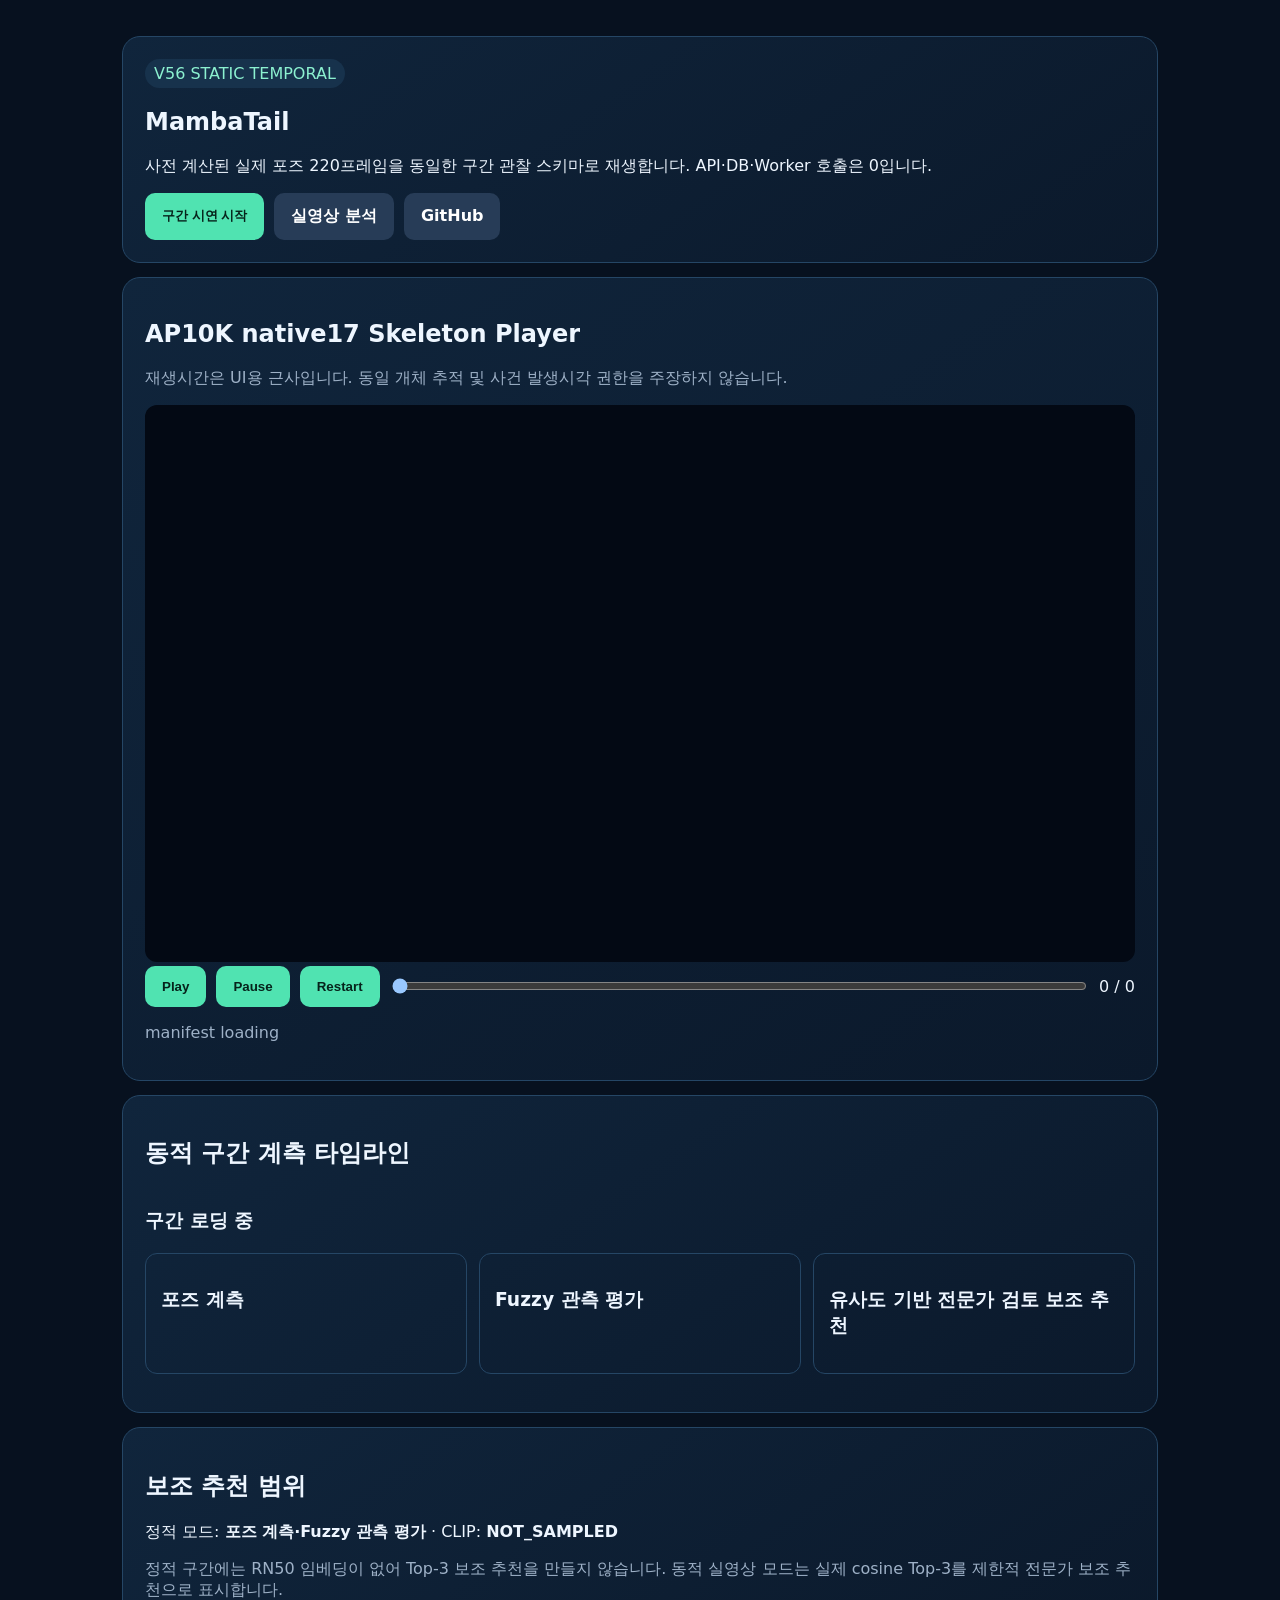
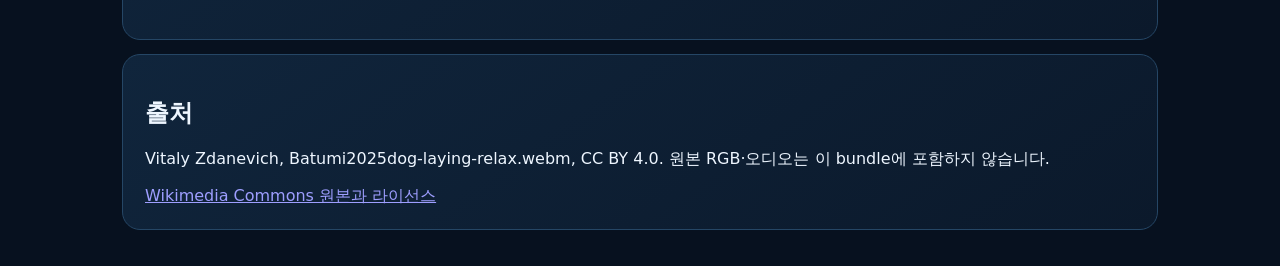
<file: docs/index.html>
<!doctype html><html lang="ko"><head><meta charset="utf-8"><meta name="viewport" content="width=device-width,initial-scale=1"><meta http-equiv="refresh" content="0;url=demo/"><link rel="canonical" href="demo/"><title>MambaTail Static Demo</title></head><body><p><a href="demo/">MambaTail 사전 계산 포즈 데모 열기</a></p></body></html>
</file>
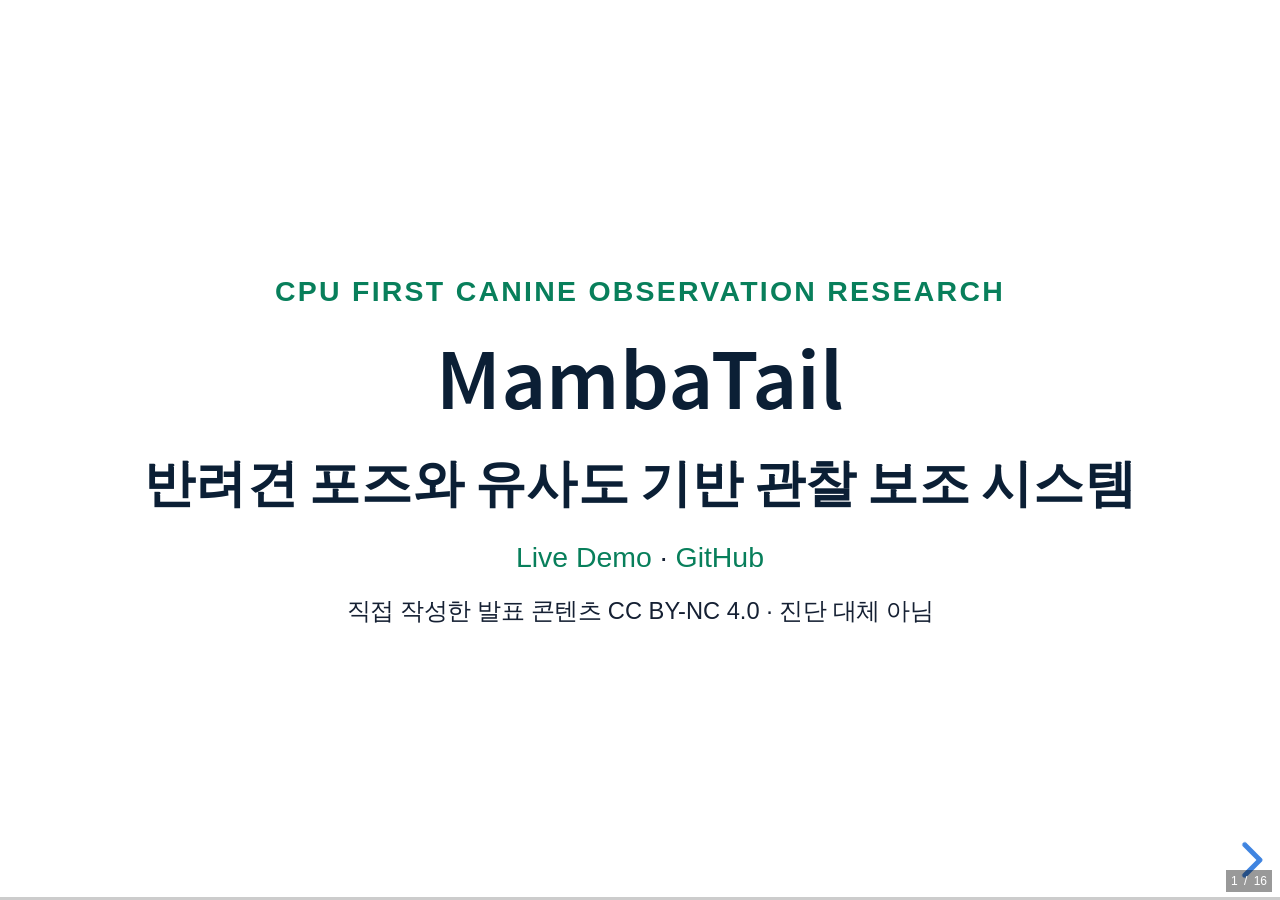
<file: presentation/index.html>
<!doctype html><html lang="ko"><head><meta charset="utf-8"><meta name="viewport" content="width=device-width,initial-scale=1"><link rel="icon" href="data:,"><title>MambaTail 발표</title>
<link rel="stylesheet" href="vendor/reveal.js/dist/reveal.css"><link rel="stylesheet" href="vendor/reveal.js/dist/theme/white.css"><link rel="stylesheet" href="styles/mambatail.css"></head>
<body><div class="reveal"><div class="slides">
<section><p class="eyebrow">CPU FIRST CANINE OBSERVATION RESEARCH</p><h1>MambaTail</h1><h3>반려견 포즈와 유사도 기반 관찰 보조 시스템</h3><p><a href="https://freedom49032.kr/">Live Demo</a> · <a href="https://github.com/universefreedom/Mambatail">GitHub</a></p><small>직접 작성한 발표 콘텐츠 CC BY-NC 4.0 · 진단 대체 아님</small><aside class="notes">프로젝트 목적과 비진단 범위를 먼저 설명합니다.</aside></section>
<section><h2>관찰을 재현 가능한 근거로</h2><p>영상에서 개를 탐지하고 관절 좌표를 추정한 뒤, 동결된 이미지 임베딩으로 유사 참고 사례를 찾습니다.</p><p class="scope">포즈 계측·Fuzzy 관측·유사도에 근거한 제한적 전문가 보조 추천이며 행동·감정·건강 진단은 하지 않습니다.</p></section>
<section><h2>두 개의 시연 경로</h2><div class="cols"><article><h3>즉시 데모</h3><p>실제 사전 계산 포즈 220프레임</p><p>API 의존 0</p></article><article><h3>실영상 분석</h3><p>MP4 업로드 → DB Job → CPU Worker</p><p>결과 H264 재생</p></article></div></section>
<section><h2>시스템 구조</h2><p class="flow">Cloudflare → FastAPI / Static Demo → SQLite Job → Detector → RTMPose → CLIP RN50 → Result</p><p>Tailscale은 보조 관리자 경로이며 공개 경로와 분리합니다.</p></section>
<section><h2>처리 흐름</h2><ol><li>영상 업로드와 형식 검증</li><li>개 탐지와 AP10K native17 포즈</li><li>Frozen CLIP RN50 임베딩</li><li>source-aware 유사 참고 사례 Top-3</li><li>Segment/Fuzzy 관측과 H264 결과 저장</li></ol></section>
<section><h2>포즈 추정 검증</h2><p class="metric">1049 / 1104</p><p>PCK diag 0.10 · AP 10K Dog GT bbox 조건</p><small>공식 OKS AP가 아니며 모집단과 조건을 함께 보고합니다.</small></section>
<section><h2>유사도 검색</h2><table><thead><tr><th>방법</th><th>개발 P at 1</th></tr></thead><tbody><tr><td>A0</td><td>42 / 68</td></tr><tr><td>CLIP</td><td>61 / 68</td></tr><tr><td>RRF</td><td>55 / 68</td></tr></tbody></table><small>SOURCE MANUAL 라벨 일치율이며 행동 정확도가 아닙니다.</small></section>
<section><h2>시간 구간 관찰 구조</h2><p class="flow">segment_id → pose observation → membership → sampled CLIP reference</p><p>3개 실영상 구간은 같은 ID로 영상·그래프·설명·Top-3를 갱신합니다. 시간은 frame/FPS 기반 근사이며 사건 시각이 아닙니다.</p></section>
<section><h2>Fuzzy 관측 평가</h2><p>실제 유효 관절 관측률에 대한 Low·Moderate·High 소속도를 그대로 표시합니다.</p><p><code>POSE_OBSERVABILITY_FUZZY_V3_IDENTITY_GATED</code></p><p class="scope">소속도는 확률이 아닙니다. 개체 결속이 없으므로 속도·변위는 산출하지 않으며 CLIP cosine Top-3와 함께 <b>제한적 전문가 보조 추천</b>으로 제공합니다.</p></section>
<section><h2>사진 없는 포즈 시각화</h2><p>각 구간의 실제 AP10K native17 좌표를 QUERY_OBSERVATION_VISUALIZATION 스켈레톤으로 표시합니다.</p><p>51개 참고 사례와 포즈의 정확 join은 미확인이라 REFERENCE_POSE는 만들지 않습니다.</p></section>
<section><h2>엔지니어링 현실</h2><div class="cols"><article><h3>Detector</h3><p>TP 105 · FP 415 · FN 5</p></article><article><h3>운영</h3><p>CPU queue · 상태 영속화 · 실패 영수증</p></article></div><small>고정 IoU 조건 진단이며 mAP가 아닙니다.</small></section>
<section><h2>보안과 재현성</h2><ul><li>파일 SHA256과 모델 버전 결속</li><li>원본 미디어·가중치·데이터셋 공개 제외</li><li>Cloudflare Tunnel과 보호 자산 분리</li><li>과학 상태 SCIENTIFIC NO PROMOTION 유지</li></ul></section>
<section><h2>검증 현황</h2><table><thead><tr><th>검사</th><th>상태</th></tr></thead><tbody><tr><td>로컬 실영상 3구간 동기화</td><td>PASS</td></tr><tr><td>Cloudflare 메인·정적 HTTPS</td><td>PASS</td></tr><tr><td>V56 정적 220프레임</td><td>PASS · API 0</td></tr><tr><td>CC0 RN50 공개 Top-3</td><td>PASS · 실제 이미지</td></tr></tbody></table></section>
<section><h2>Live Demo</h2><p><a class="button" href="https://freedom49032.kr/?job=ac54d369-72d6-4d40-b977-42dae87331ab" target="_blank" rel="noopener">걷는 영상 분석 시연</a> <a class="button" href="https://freedom49032.kr/demo/" target="_blank" rel="noopener">정적 220프레임 시연</a></p><p><a href="https://github.com/universefreedom/Mambatail" target="_blank" rel="noopener">GitHub 코드</a></p><p class="scope">이 job은 공개 showcase로 명시 승인된 실제 처리 결과입니다. 참고 라벨은 확정 행동이 아니며 정적 경로는 API·DB·Worker 없이 재생됩니다.</p></section>
<section><h2>한계와 다음 검증</h2><ul><li>출처 편향과 독립 표본 부족</li><li>Detector 오검출</li><li>PTS와 프레임 간 개체 결속 권위 미확보</li><li>CC0 공개 사진 검색은 연구 영상과 별도 입력</li><li>익명 업로드 정책과 물리 모바일 검증은 별도</li></ul></section>
<section><h2>결론</h2><p>동일 segment_id가 영상·포즈·Fuzzy 관찰·실제 sampled CLIP 근거를 연결합니다.</p><p><a href="https://freedom49032.kr/">MAIN</a> · <a href="https://freedom49032.kr/demo/">STATIC</a> · <a href="https://github.com/universefreedom/Mambatail">GITHUB</a></p><small>SCIENTIFIC_NO_PROMOTION · PUBLIC_RELEASE_BLOCKED · 참고문헌과 고지는 REFERENCES.md</small></section>
</div></div><script src="vendor/reveal.js/dist/reveal.js"></script><script src="scripts/init.js?v=3"></script></body></html>
</file>
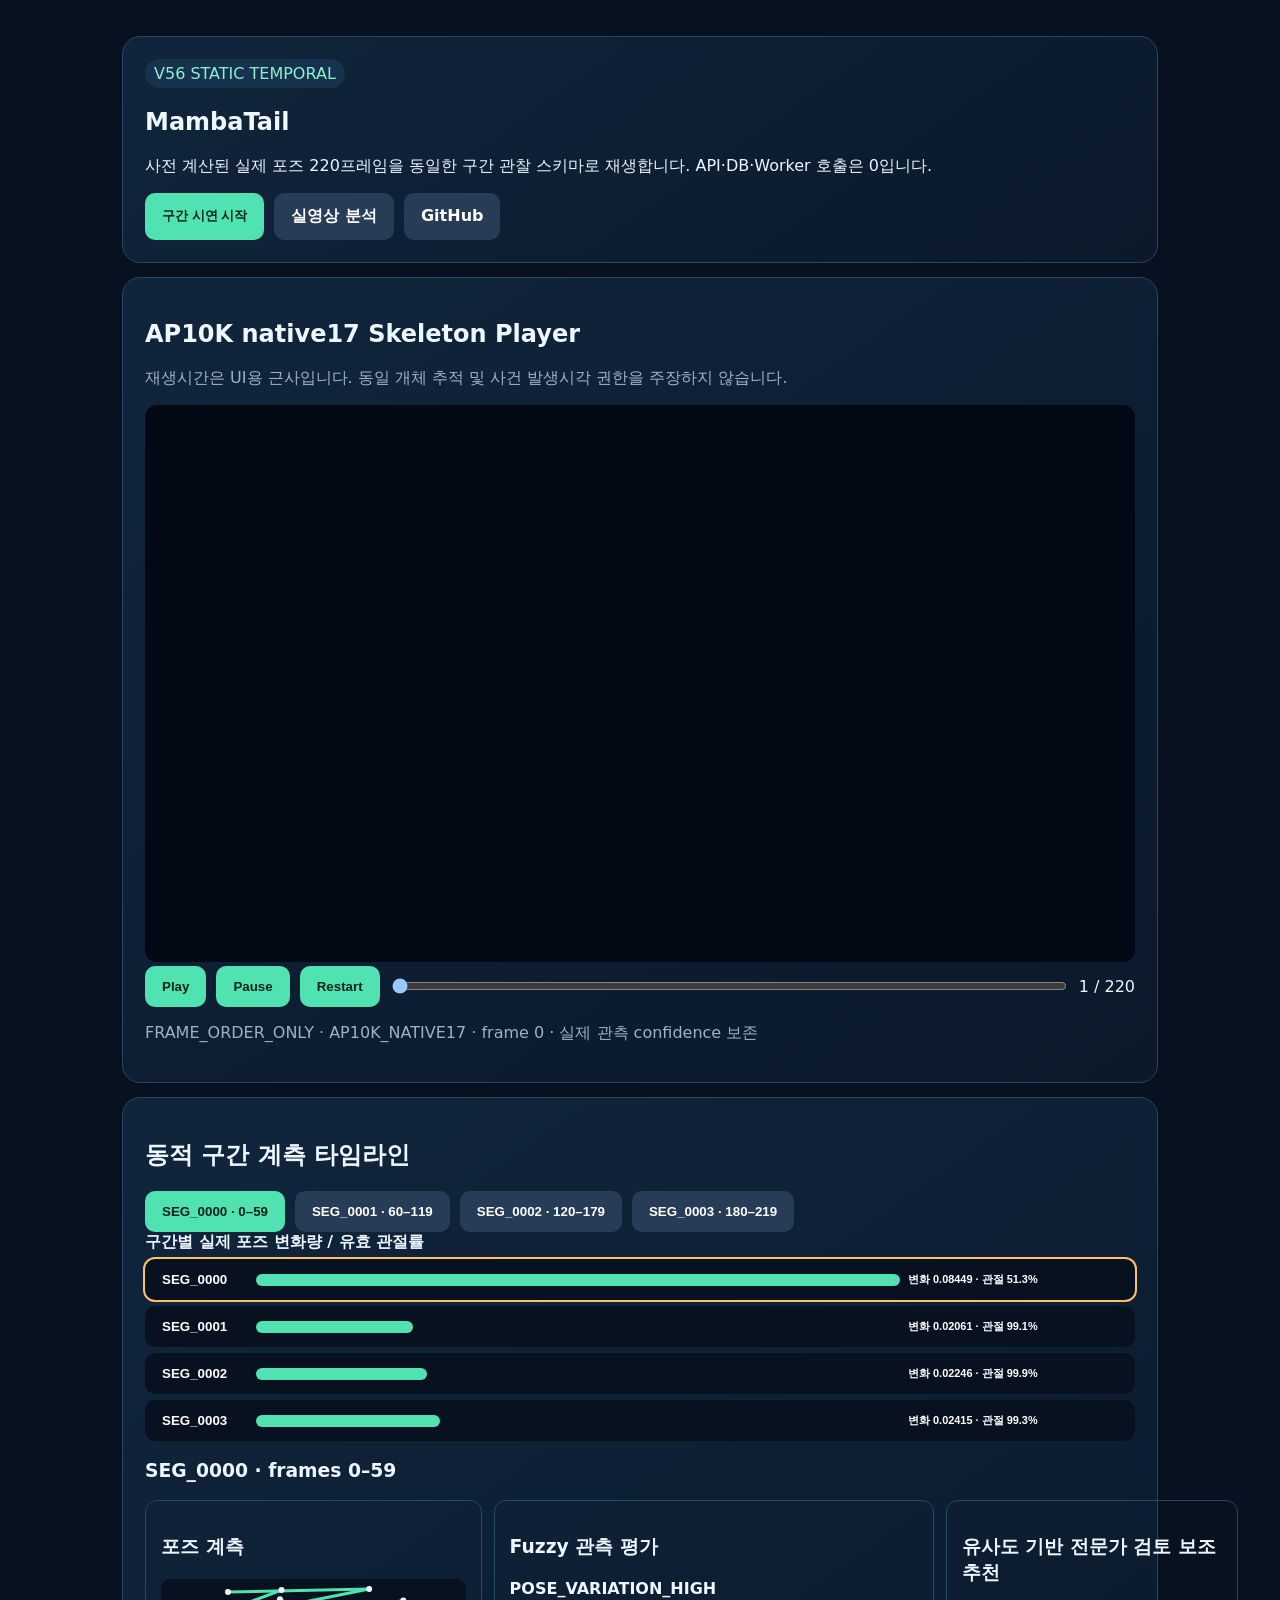
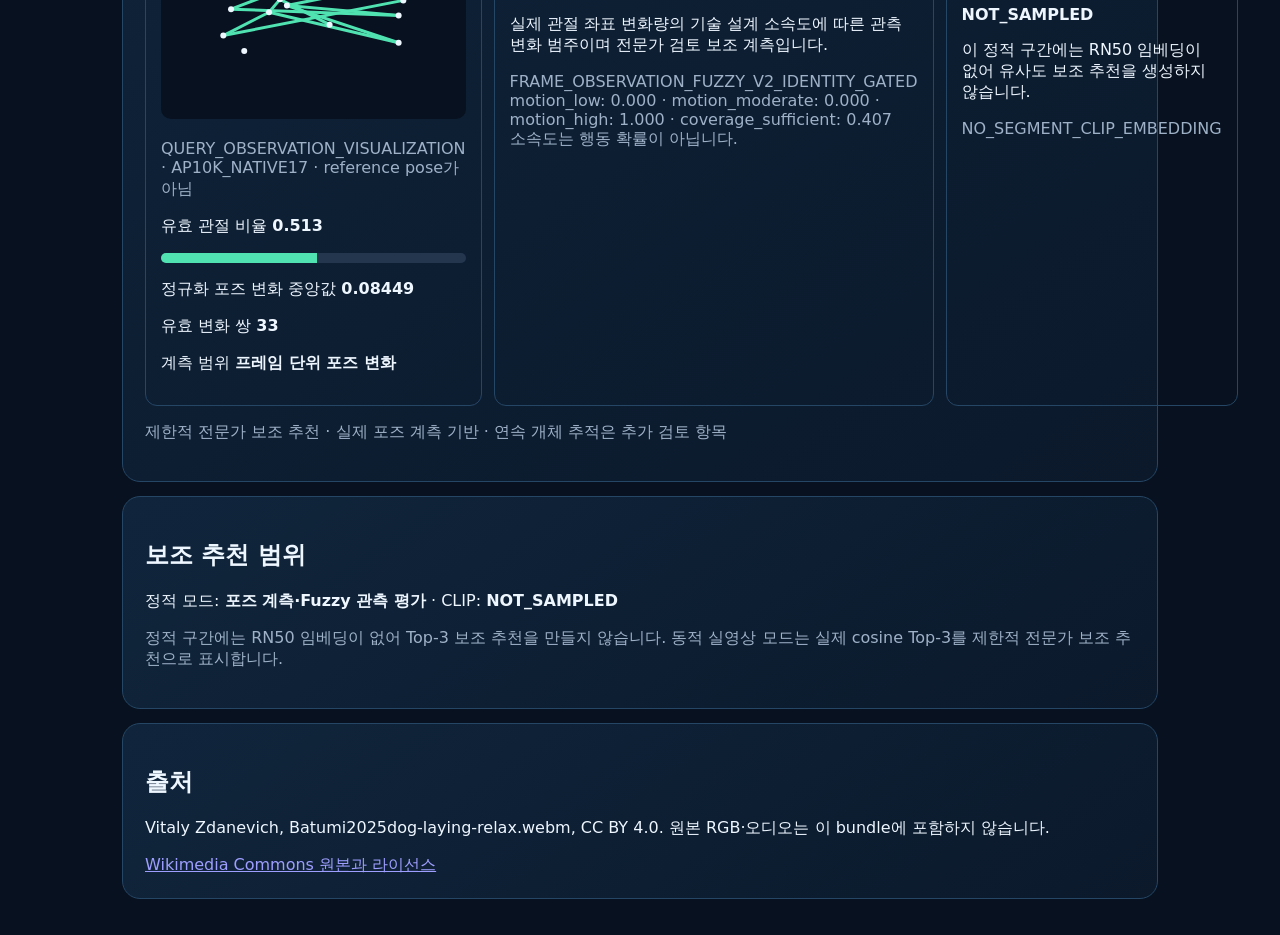
<file: docs/demo/index.html>
<!doctype html><html lang="ko"><head><meta charset="utf-8"><meta name="viewport" content="width=device-width,initial-scale=1"><link rel="icon" href="data:,"><title>MambaTail 구간 관찰 시연</title>
<style>:root{color-scheme:dark;font-family:system-ui;--a:#50e3b1;--b:#10253c;--line:#254665}*{box-sizing:border-box}body{margin:auto;max-width:1080px;padding:22px;background:#07111f;color:#eef6ff}.hero,.card{background:linear-gradient(145deg,#10253c,#0b192b);border:1px solid var(--line);border-radius:18px;padding:22px;margin:14px 0}.actions,.controls,.timeline{display:flex;gap:10px;flex-wrap:wrap}button,a.cta{border:0;border-radius:10px;padding:13px 17px;background:var(--a);color:#06231b;font-weight:800;text-decoration:none;cursor:pointer}.secondary,.timeline button{background:#273c57!important;color:#fff!important}.timeline button.active{background:var(--a)!important;color:#06231b!important}canvas{width:100%;aspect-ratio:16/9;background:#030914;border-radius:12px}.controls{align-items:center}.controls input{flex:1}.muted{color:#9eb1c7}.badge{display:inline-block;padding:5px 9px;border-radius:99px;background:#17324c;color:#8cf1d0}.evidence{display:grid;grid-template-columns:repeat(3,1fr);gap:12px}.evidence article{border:1px solid var(--line);border-radius:12px;padding:15px}.meter{height:10px;background:#23364d;border-radius:9px;overflow:hidden}.meter i{display:block;height:100%;background:var(--a)}.pose-card{width:100%;height:140px;background:#07111f;border-radius:10px}.pose-card line{stroke:var(--a);stroke-width:3}.pose-card circle{fill:#eef6ff}.graph-row{display:grid;width:100%;grid-template-columns:86px 1fr minmax(210px,auto);gap:8px;align-items:center;background:#07111f;color:#fff;margin:6px 0;text-align:left}.graph-row i{height:12px;background:var(--a);border-radius:8px}.graph-row em{font-style:normal;font-size:.82em}.graph-row.active{outline:2px solid #ffbf69}@media(max-width:700px){body{padding:10px}.hero,.card{padding:15px}.evidence{grid-template-columns:1fr}.graph-row{grid-template-columns:70px 1fr}.graph-row em{grid-column:1/-1}}</style></head>
<body><main><section class="hero"><span class="badge">V56 STATIC TEMPORAL</span><h1>MambaTail</h1><p>사전 계산된 실제 포즈 220프레임을 동일한 구간 관찰 스키마로 재생합니다. API·DB·Worker 호출은 0입니다.</p><div class="actions"><button id="demoCta">구간 시연 시작</button><a class="cta secondary" href="https://freedom49032.kr/?mode=upload">실영상 분석</a><a class="cta secondary" href="https://github.com/universefreedom/Mambatail">GitHub</a></div></section>
<section id="demo" class="card"><h2>AP10K native17 Skeleton Player</h2><p class="muted">재생시간은 UI용 근사입니다. 동일 개체 추적 및 사건 발생시각 권한을 주장하지 않습니다.</p><canvas id="stage" width="960" height="540" aria-label="AP10K 17 관절 skeleton animation"></canvas><div class="controls"><button id="play">Play</button><button id="pause">Pause</button><button id="restart">Restart</button><input id="seek" type="range" min="0" value="0" aria-label="프레임 탐색"><output id="frame">0 / 0</output></div><p id="state" class="muted">manifest loading</p></section>
<section class="card"><h2>동적 구간 계측 타임라인</h2><div id="timeline" class="timeline"></div><div id="observationGraph"></div><h3 id="segmentId">구간 로딩 중</h3><div class="evidence"><article><h3>포즈 계측</h3><div id="poseEvidence"></div></article><article><h3>Fuzzy 관측 평가</h3><div id="fuzzyEvidence"></div></article><article><h3>유사도 기반 전문가 검토 보조 추천</h3><div id="clipEvidence"></div></article></div><p id="reviewSummary" class="muted"></p></section>
<section class="card"><h2>보조 추천 범위</h2><p>정적 모드: <b>포즈 계측·Fuzzy 관측 평가</b> · CLIP: <b>NOT_SAMPLED</b></p><p class="muted">정적 구간에는 RN50 임베딩이 없어 Top-3 보조 추천을 만들지 않습니다. 동적 실영상 모드는 실제 cosine Top-3를 제한적 전문가 보조 추천으로 표시합니다.</p></section>
<section class="card"><h2>출처</h2><p>Vitaly Zdanevich, Batumi2025dog-laying-relax.webm, CC BY 4.0. 원본 RGB·오디오는 이 bundle에 포함하지 않습니다.</p><a href="https://commons.wikimedia.org/wiki/File:Batumi2025dog-laying-relax.webm">Wikimedia Commons 원본과 라이선스</a></section></main><script src="app.js?v=4"></script></body></html>
</file>
<file: presentation/vendor/reveal.js/dist/reveal.css>
.reveal .stretch,.reveal .r-stretch{max-width:none;max-height:none}.reveal pre.stretch code,.reveal pre.r-stretch code{box-sizing:border-box;height:100%;max-height:100%}.reveal .r-fit-text{white-space:nowrap;display:inline-block}.reveal .r-stack{grid-template-rows:100%;display:grid}.reveal .r-stack>*{grid-area:1/1;margin:auto}.reveal .r-vstack,.reveal .r-hstack{display:flex}.reveal .r-vstack img,.reveal .r-vstack video,.reveal .r-hstack img,.reveal .r-hstack video{object-fit:contain;min-width:0;min-height:0}.reveal .r-vstack{flex-direction:column;justify-content:center;align-items:center}.reveal .r-hstack{flex-direction:row;justify-content:center;align-items:center}.reveal .items-stretch{align-items:stretch}.reveal .items-start{align-items:flex-start}.reveal .items-center{align-items:center}.reveal .items-end{align-items:flex-end}.reveal .justify-between{justify-content:space-between}.reveal .justify-around{justify-content:space-around}.reveal .justify-start{justify-content:flex-start}.reveal .justify-center{justify-content:center}.reveal .justify-end{justify-content:flex-end}html.reveal-full-page{width:100%;height:100vh;height:calc(var(--vh,1vh) * 100);height:100dvh;overflow:hidden}.reveal-viewport{color:#000;--r-controls-spacing:12px;--r-overlay-header-height:40px;--r-overlay-margin:0px;--r-overlay-padding:6px;--r-overlay-gap:5px;background-color:#fff;height:100%;margin:0;line-height:1;position:relative;overflow:hidden}@media screen and (width<=1024px),(height<=768px){.reveal-viewport{--r-overlay-header-height:26px}}.reveal-viewport:fullscreen{width:100%!important;height:100%!important;top:0!important;left:0!important;transform:none!important}.reveal .fragment{transition:all .2s}.reveal .fragment:not(.custom){opacity:0;visibility:hidden;will-change:opacity}.reveal .fragment.visible{opacity:1;visibility:inherit}.reveal .fragment.disabled{transition:none}.reveal .fragment.grow{opacity:1;visibility:inherit}.reveal .fragment.grow.visible{transform:scale(1.3)}.reveal .fragment.shrink{opacity:1;visibility:inherit}.reveal .fragment.shrink.visible{transform:scale(.7)}.reveal .fragment.zoom-in{transform:scale(.1)}.reveal .fragment.zoom-in.visible{transform:none}.reveal .fragment.fade-out{opacity:1;visibility:inherit}.reveal .fragment.fade-out.visible{opacity:0;visibility:hidden}.reveal .fragment.semi-fade-out{opacity:1;visibility:inherit}.reveal .fragment.semi-fade-out.visible{opacity:.5;visibility:inherit}.reveal .fragment.strike{opacity:1;visibility:inherit}.reveal .fragment.strike.visible{text-decoration:line-through}.reveal .fragment.fade-up{transform:translateY(40px)}.reveal .fragment.fade-up.visible{transform:translate(0)}.reveal .fragment.fade-down{transform:translateY(-40px)}.reveal .fragment.fade-down.visible{transform:translate(0)}.reveal .fragment.fade-right{transform:translate(-40px)}.reveal .fragment.fade-right.visible{transform:translate(0)}.reveal .fragment.fade-left{transform:translate(40px)}.reveal .fragment.fade-left.visible{transform:translate(0)}.reveal .fragment.fade-in-then-out,.reveal .fragment.current-visible{opacity:0;visibility:hidden}.reveal .fragment.fade-in-then-out.current-fragment,.reveal .fragment.current-visible.current-fragment{opacity:1;visibility:inherit}.reveal .fragment.fade-in-then-semi-out{opacity:0;visibility:hidden}.reveal .fragment.fade-in-then-semi-out.visible{opacity:.5;visibility:inherit}.reveal .fragment.fade-in-then-semi-out.current-fragment,.reveal .fragment.highlight-red,.reveal .fragment.highlight-current-red,.reveal .fragment.highlight-green,.reveal .fragment.highlight-current-green,.reveal .fragment.highlight-blue,.reveal .fragment.highlight-current-blue{opacity:1;visibility:inherit}.reveal .fragment.highlight-red.visible{color:#ff2c2d}.reveal .fragment.highlight-green.visible{color:#17ff2e}.reveal .fragment.highlight-blue.visible{color:#1b91ff}.reveal .fragment.highlight-current-red.current-fragment{color:#ff2c2d}.reveal .fragment.highlight-current-green.current-fragment{color:#17ff2e}.reveal .fragment.highlight-current-blue.current-fragment{color:#1b91ff}.reveal:after{content:"";font-style:italic}.reveal iframe{z-index:1}.reveal a{position:relative}@keyframes bounce-right{0%,10%,25%,40%,50%{transform:translate(0)}20%{transform:translate(10px)}30%{transform:translate(-5px)}}@keyframes bounce-left{0%,10%,25%,40%,50%{transform:translate(0)}20%{transform:translate(-10px)}30%{transform:translate(5px)}}@keyframes bounce-down{0%,10%,25%,40%,50%{transform:translateY(0)}20%{transform:translateY(10px)}30%{transform:translateY(-5px)}}.reveal .controls{top:auto;bottom:var(--r-controls-spacing);right:var(--r-controls-spacing);z-index:11;color:#000;pointer-events:none;font-size:10px;display:none;position:absolute;left:auto}.reveal .controls button{cursor:pointer;color:currentColor;z-index:2;pointer-events:auto;font-size:inherit;visibility:hidden;opacity:0;-webkit-appearance:none;-webkit-tap-highlight-color:#0000;background-color:#0000;border:0;outline:0;padding:0;transition:color .2s,opacity .2s,transform .2s;position:absolute;transform:scale(.9999)}.reveal .controls .controls-arrow:before,.reveal .controls .controls-arrow:after{content:"";transform-origin:.2em;will-change:transform;background-color:currentColor;border-radius:.25em;width:2.6em;height:.5em;transition:all .15s,background-color .8s;position:absolute;top:0;left:0}.reveal .controls .controls-arrow{width:3.6em;height:3.6em;position:relative}.reveal .controls .controls-arrow:before{transform:translate(.5em)translateY(1.55em)rotate(45deg)}.reveal .controls .controls-arrow:after{transform:translate(.5em)translateY(1.55em)rotate(-45deg)}.reveal .controls .controls-arrow:hover:before{transform:translate(.5em)translateY(1.55em)rotate(40deg)}.reveal .controls .controls-arrow:hover:after{transform:translate(.5em)translateY(1.55em)rotate(-40deg)}.reveal .controls .controls-arrow:active:before{transform:translate(.5em)translateY(1.55em)rotate(36deg)}.reveal .controls .controls-arrow:active:after{transform:translate(.5em)translateY(1.55em)rotate(-36deg)}.reveal .controls .navigate-left{bottom:3.2em;right:6.4em;transform:translate(-10px)}.reveal .controls .navigate-left.highlight{animation:2s ease-out 50 both bounce-left}.reveal .controls .navigate-right{bottom:3.2em;right:0;transform:translate(10px)}.reveal .controls .navigate-right .controls-arrow{transform:rotate(180deg)}.reveal .controls .navigate-right.highlight{animation:2s ease-out 50 both bounce-right}.reveal .controls .navigate-up{bottom:6.4em;right:3.2em;transform:translateY(-10px)}.reveal .controls .navigate-up .controls-arrow{transform:rotate(90deg)}.reveal .controls .navigate-down{padding-bottom:1.4em;bottom:-1.4em;right:3.2em;transform:translateY(10px)}.reveal .controls .navigate-down .controls-arrow{transform:rotate(-90deg)}.reveal .controls .navigate-down.highlight{animation:2s ease-out 50 both bounce-down}.reveal .controls[data-controls-back-arrows=faded] .navigate-up.enabled{opacity:.3}.reveal .controls[data-controls-back-arrows=faded] .navigate-up.enabled:hover{opacity:1}.reveal .controls[data-controls-back-arrows=hidden] .navigate-up.enabled{opacity:0;visibility:hidden}.reveal .controls .enabled{visibility:visible;opacity:.9;cursor:pointer;transform:none}.reveal .controls .enabled.fragmented{opacity:.5}.reveal .controls .enabled:hover,.reveal .controls .enabled.fragmented:hover{opacity:1}.reveal:not(.rtl) .controls[data-controls-back-arrows=faded] .navigate-left.enabled{opacity:.3}.reveal:not(.rtl) .controls[data-controls-back-arrows=faded] .navigate-left.enabled:hover{opacity:1}.reveal:not(.rtl) .controls[data-controls-back-arrows=hidden] .navigate-left.enabled{opacity:0;visibility:hidden}.reveal.rtl .controls[data-controls-back-arrows=faded] .navigate-right.enabled{opacity:.3}.reveal.rtl .controls[data-controls-back-arrows=faded] .navigate-right.enabled:hover{opacity:1}.reveal.rtl .controls[data-controls-back-arrows=hidden] .navigate-right.enabled{opacity:0;visibility:hidden}.reveal[data-navigation-mode=linear].has-horizontal-slides .navigate-up,.reveal[data-navigation-mode=linear].has-horizontal-slides .navigate-down{display:none}.reveal[data-navigation-mode=linear].has-horizontal-slides .navigate-left,.reveal:not(.has-vertical-slides) .controls .navigate-left{bottom:1.4em;right:5.5em}.reveal[data-navigation-mode=linear].has-horizontal-slides .navigate-right,.reveal:not(.has-vertical-slides) .controls .navigate-right{bottom:1.4em;right:.5em}.reveal:not(.has-horizontal-slides) .controls .navigate-up{bottom:5em;right:1.4em}.reveal:not(.has-horizontal-slides) .controls .navigate-down{bottom:.5em;right:1.4em}.reveal.has-dark-background .controls{color:#fff}.reveal.has-light-background .controls{color:#000}.reveal.no-hover .controls .controls-arrow:hover:before,.reveal.no-hover .controls .controls-arrow:active:before{transform:translate(.5em)translateY(1.55em)rotate(45deg)}.reveal.no-hover .controls .controls-arrow:hover:after,.reveal.no-hover .controls .controls-arrow:active:after{transform:translate(.5em)translateY(1.55em)rotate(-45deg)}@media screen and (width>=500px){.reveal-viewport{--r-controls-spacing:.8em}.reveal .controls[data-controls-layout=edges]{inset:0}.reveal .controls[data-controls-layout=edges] .navigate-left,.reveal .controls[data-controls-layout=edges] .navigate-right,.reveal .controls[data-controls-layout=edges] .navigate-up,.reveal .controls[data-controls-layout=edges] .navigate-down{bottom:auto;right:auto}.reveal .controls[data-controls-layout=edges] .navigate-left{top:50%;left:var(--r-controls-spacing);margin-top:-1.8em}.reveal .controls[data-controls-layout=edges] .navigate-right{top:50%;right:var(--r-controls-spacing);margin-top:-1.8em}.reveal .controls[data-controls-layout=edges] .navigate-up{top:var(--r-controls-spacing);margin-left:-1.8em;left:50%}.reveal .controls[data-controls-layout=edges] .navigate-down{bottom:calc(var(--r-controls-spacing) - 1.4em + .3em);margin-left:-1.8em;left:50%}}.reveal .progress{z-index:10;color:#fff;background-color:#0003;width:100%;height:3px;display:none;position:absolute;bottom:0;left:0}.reveal .progress:after{content:"";width:100%;height:10px;display:block;position:absolute;top:-10px}.reveal .progress span{transform-origin:0 0;background-color:currentColor;width:100%;height:100%;transition:transform .8s cubic-bezier(.26,.86,.44,.985);display:block;transform:scaleX(0)}@media (pointer:coarse){.reveal .controls{font-size:clamp(10px,2.5vmin,40px)}.reveal .progress{height:clamp(3px,.75vmin,10px)}}.reveal .slide-number{z-index:31;color:#fff;background-color:#0006;padding:5px;font-family:Helvetica,sans-serif;font-size:12px;line-height:1;display:block;position:absolute;bottom:8px;right:8px}.reveal .slide-number a{color:currentColor}.reveal .slide-number-delimiter{margin:0 3px}.reveal{touch-action:pinch-zoom;width:100%;height:100%;position:relative;overflow:hidden}.reveal.embedded{touch-action:pan-y}.reveal.embedded.is-vertical-slide{touch-action:none}.reveal .slides{pointer-events:none;z-index:1;text-align:center;perspective:600px;perspective-origin:50% 40%;width:100%;height:100%;margin:auto;position:absolute;inset:0;overflow:visible}.reveal .slides>section{perspective:600px}.reveal .slides>section,.reveal .slides>section>section{pointer-events:auto;z-index:10;transform-style:flat;width:100%;transition:transform-origin .8s cubic-bezier(.26,.86,.44,.985),transform .8s cubic-bezier(.26,.86,.44,.985),visibility .8s cubic-bezier(.26,.86,.44,.985),opacity .8s cubic-bezier(.26,.86,.44,.985);display:none;position:absolute}.reveal[data-transition-speed=fast] .slides section{transition-duration:.4s}.reveal[data-transition-speed=slow] .slides section{transition-duration:1.2s}.reveal .slides section[data-transition-speed=fast]{transition-duration:.4s}.reveal .slides section[data-transition-speed=slow]{transition-duration:1.2s}.reveal .slides>section.stack{pointer-events:none;height:100%;padding-top:0;padding-bottom:0}.reveal .slides>section.present,.reveal .slides>section>section.present{z-index:11;opacity:1;display:block}.reveal .slides>section:empty,.reveal .slides>section>section:empty,.reveal .slides>section[data-background-interactive],.reveal .slides>section>section[data-background-interactive]{pointer-events:none}.reveal.center,.reveal.center .slides,.reveal.center .slides section{min-height:0!important}.reveal .slides>section:not(.present),.reveal .slides>section>section:not(.present){pointer-events:none}.reveal.overview .slides>section,.reveal.overview .slides>section>section{pointer-events:auto}.reveal .slides>section.past,.reveal .slides>section.future,.reveal .slides>section.past>section,.reveal .slides>section.future>section,.reveal .slides>section>section.past,.reveal .slides>section>section.future{opacity:0}.reveal .slides>section[data-transition=slide].past,.reveal .slides>section[data-transition~=slide-out].past,.reveal.slide .slides>section:not([data-transition]).past{transform:translate(-150%)}.reveal .slides>section[data-transition=slide].future,.reveal .slides>section[data-transition~=slide-in].future,.reveal.slide .slides>section:not([data-transition]).future{transform:translate(150%)}.reveal .slides>section>section[data-transition=slide].past,.reveal .slides>section>section[data-transition~=slide-out].past,.reveal.slide .slides>section>section:not([data-transition]).past{transform:translateY(-150%)}.reveal .slides>section>section[data-transition=slide].future,.reveal .slides>section>section[data-transition~=slide-in].future,.reveal.slide .slides>section>section:not([data-transition]).future{transform:translateY(150%)}.reveal .slides>section[data-transition=linear].past,.reveal .slides>section[data-transition~=linear-out].past,.reveal.linear .slides>section:not([data-transition]).past{transform:translate(-150%)}.reveal .slides>section[data-transition=linear].future,.reveal .slides>section[data-transition~=linear-in].future,.reveal.linear .slides>section:not([data-transition]).future{transform:translate(150%)}.reveal .slides>section>section[data-transition=linear].past,.reveal .slides>section>section[data-transition~=linear-out].past,.reveal.linear .slides>section>section:not([data-transition]).past{transform:translateY(-150%)}.reveal .slides>section>section[data-transition=linear].future,.reveal .slides>section>section[data-transition~=linear-in].future,.reveal.linear .slides>section>section:not([data-transition]).future{transform:translateY(150%)}.reveal .slides section[data-transition=default].stack,.reveal.default .slides section.stack{transform-style:preserve-3d}.reveal .slides>section[data-transition=default].past,.reveal .slides>section[data-transition~=default-out].past,.reveal.default .slides>section:not([data-transition]).past{transform:translate(-100%)rotateY(-90deg)translate(-100%)}.reveal .slides>section[data-transition=default].future,.reveal .slides>section[data-transition~=default-in].future,.reveal.default .slides>section:not([data-transition]).future{transform:translate(100%)rotateY(90deg)translate(100%)}.reveal .slides>section>section[data-transition=default].past,.reveal .slides>section>section[data-transition~=default-out].past,.reveal.default .slides>section>section:not([data-transition]).past{transform:translateY(-300px)rotateX(70deg)translateY(-300px)}.reveal .slides>section>section[data-transition=default].future,.reveal .slides>section>section[data-transition~=default-in].future,.reveal.default .slides>section>section:not([data-transition]).future{transform:translateY(300px)rotateX(-70deg)translateY(300px)}.reveal .slides section[data-transition=convex].stack,.reveal.convex .slides section.stack{transform-style:preserve-3d}.reveal .slides>section[data-transition=convex].past,.reveal .slides>section[data-transition~=convex-out].past,.reveal.convex .slides>section:not([data-transition]).past{transform:translate(-100%)rotateY(-90deg)translate(-100%)}.reveal .slides>section[data-transition=convex].future,.reveal .slides>section[data-transition~=convex-in].future,.reveal.convex .slides>section:not([data-transition]).future{transform:translate(100%)rotateY(90deg)translate(100%)}.reveal .slides>section>section[data-transition=convex].past,.reveal .slides>section>section[data-transition~=convex-out].past,.reveal.convex .slides>section>section:not([data-transition]).past{transform:translateY(-300px)rotateX(70deg)translateY(-300px)}.reveal .slides>section>section[data-transition=convex].future,.reveal .slides>section>section[data-transition~=convex-in].future,.reveal.convex .slides>section>section:not([data-transition]).future{transform:translateY(300px)rotateX(-70deg)translateY(300px)}.reveal .slides section[data-transition=concave].stack,.reveal.concave .slides section.stack{transform-style:preserve-3d}.reveal .slides>section[data-transition=concave].past,.reveal .slides>section[data-transition~=concave-out].past,.reveal.concave .slides>section:not([data-transition]).past{transform:translate(-100%)rotateY(90deg)translate(-100%)}.reveal .slides>section[data-transition=concave].future,.reveal .slides>section[data-transition~=concave-in].future,.reveal.concave .slides>section:not([data-transition]).future{transform:translate(100%)rotateY(-90deg)translate(100%)}.reveal .slides>section>section[data-transition=concave].past,.reveal .slides>section>section[data-transition~=concave-out].past,.reveal.concave .slides>section>section:not([data-transition]).past{transform:translateY(-80%)rotateX(-70deg)translateY(-80%)}.reveal .slides>section>section[data-transition=concave].future,.reveal .slides>section>section[data-transition~=concave-in].future,.reveal.concave .slides>section>section:not([data-transition]).future{transform:translateY(80%)rotateX(70deg)translateY(80%)}.reveal .slides section[data-transition=zoom],.reveal.zoom .slides section:not([data-transition]){transition-timing-function:ease}.reveal .slides>section[data-transition=zoom].past,.reveal .slides>section[data-transition~=zoom-out].past,.reveal.zoom .slides>section:not([data-transition]).past{visibility:hidden;transform:scale(16)}.reveal .slides>section[data-transition=zoom].future,.reveal .slides>section[data-transition~=zoom-in].future,.reveal.zoom .slides>section:not([data-transition]).future{visibility:hidden;transform:scale(.2)}.reveal .slides>section>section[data-transition=zoom].past,.reveal .slides>section>section[data-transition~=zoom-out].past,.reveal.zoom .slides>section>section:not([data-transition]).past{transform:scale(16)}.reveal .slides>section>section[data-transition=zoom].future,.reveal .slides>section>section[data-transition~=zoom-in].future,.reveal.zoom .slides>section>section:not([data-transition]).future{transform:scale(.2)}.reveal.cube .slides{perspective:1300px}.reveal.cube .slides section{backface-visibility:hidden;box-sizing:border-box;min-height:700px;transform-style:preserve-3d;padding:30px}.reveal.center.cube .slides section{min-height:0}.reveal.cube .slides section:not(.stack):before{content:"";background:#0000001a;border-radius:4px;width:100%;height:100%;display:block;position:absolute;top:0;left:0;transform:translateZ(-20px)}.reveal.cube .slides section:not(.stack):after{content:"";z-index:1;background:0 0;border-radius:4px;width:90%;height:30px;display:block;position:absolute;bottom:0;left:5%;transform:translateZ(-90px)rotateX(65deg);box-shadow:0 95px 25px #0003}.reveal.cube .slides>section.stack{background:0 0;padding:0}.reveal.cube .slides>section.past{transform-origin:100% 0;transform:translate(-100%)rotateY(-90deg)}.reveal.cube .slides>section.future{transform-origin:0 0;transform:translate(100%)rotateY(90deg)}.reveal.cube .slides>section>section.past{transform-origin:0 100%;transform:translateY(-100%)rotateX(90deg)}.reveal.cube .slides>section>section.future{transform-origin:0 0;transform:translateY(100%)rotateX(-90deg)}.reveal.page .slides{perspective-origin:0%;perspective:3000px}.reveal.page .slides section{box-sizing:border-box;min-height:700px;transform-style:preserve-3d;padding:30px}.reveal.page .slides section.past{z-index:12}.reveal.page .slides section:not(.stack):before{content:"";background:#0000001a;width:100%;height:100%;display:block;position:absolute;top:0;left:0;transform:translateZ(-20px)}.reveal.page .slides section:not(.stack):after{content:"";z-index:1;background:0 0;border-radius:4px;width:90%;height:30px;display:block;position:absolute;bottom:0;left:5%;transform:translateZ(-90px)rotateX(65deg);box-shadow:0 95px 25px #0003}.reveal.page .slides>section.stack{background:0 0;padding:0}.reveal.page .slides>section.past{transform-origin:0 0;transform:translate(-40%)rotateY(-80deg)}.reveal.page .slides>section.future{transform-origin:100% 0;transform:translate(0,0)}.reveal.page .slides>section>section.past{transform-origin:0 0;transform:translateY(-40%)rotateX(80deg)}.reveal.page .slides>section>section.future{transform-origin:0 100%;transform:translate(0,0)}.reveal .slides section[data-transition=fade],.reveal.fade .slides section:not([data-transition]),.reveal.fade .slides>section>section:not([data-transition]){transition:opacity .5s;transform:none}.reveal.fade.overview .slides section,.reveal.fade.overview .slides>section>section{transition:none}.reveal .slides section[data-transition=none],.reveal.none .slides section:not([data-transition]){transition:none;transform:none}.reveal .pause-overlay{visibility:hidden;opacity:0;z-index:100;background:#000;width:100%;height:100%;transition:all 1s;position:absolute;top:0;left:0}.reveal .pause-overlay .resume-button{color:#ccc;cursor:pointer;background:0 0;border:2px solid #ccc;border-radius:2px;padding:6px 14px;font-size:16px;position:absolute;bottom:20px;right:20px}.reveal .pause-overlay .resume-button:hover{color:#fff;border-color:#fff}.reveal.paused .pause-overlay{visibility:visible;opacity:1}.reveal .no-transition,.reveal .no-transition *,.reveal .slides.disable-slide-transitions section{transition:none!important}.reveal .slides.disable-slide-transitions section{transform:none!important}.reveal .backgrounds{perspective:600px;width:100%;height:100%;position:absolute;top:0;left:0}.reveal .slide-background{opacity:0;visibility:hidden;background-color:#0000;width:100%;height:100%;transition:all .8s cubic-bezier(.26,.86,.44,.985);display:none;position:absolute;overflow:hidden}.reveal .slide-background-content{background-position:50%;background-repeat:no-repeat;background-size:cover;width:100%;height:100%;position:absolute}.reveal .slide-background.stack{display:block}.reveal .slide-background.present{opacity:1;visibility:visible;z-index:2}.print-pdf .reveal .slide-background{opacity:1!important;visibility:visible!important}.reveal .slide-background video{object-fit:cover;width:100%;max-width:none;height:100%;max-height:none;position:absolute;top:0;left:0}.reveal .slide-background[data-background-size=contain] video{object-fit:contain}.reveal[data-background-transition=none]>.backgrounds .slide-background:not([data-background-transition]),.reveal>.backgrounds .slide-background[data-background-transition=none]{transition:none}.reveal[data-background-transition=slide]>.backgrounds .slide-background:not([data-background-transition]),.reveal>.backgrounds .slide-background[data-background-transition=slide]{opacity:1}.reveal[data-background-transition=slide]>.backgrounds .slide-background.past:not([data-background-transition]),.reveal>.backgrounds .slide-background.past[data-background-transition=slide]{transform:translate(-100%)}.reveal[data-background-transition=slide]>.backgrounds .slide-background.future:not([data-background-transition]),.reveal>.backgrounds .slide-background.future[data-background-transition=slide]{transform:translate(100%)}.reveal[data-background-transition=slide]>.backgrounds .slide-background>.slide-background.past:not([data-background-transition]),.reveal>.backgrounds .slide-background>.slide-background.past[data-background-transition=slide]{transform:translateY(-100%)}.reveal[data-background-transition=slide]>.backgrounds .slide-background>.slide-background.future:not([data-background-transition]),.reveal>.backgrounds .slide-background>.slide-background.future[data-background-transition=slide]{transform:translateY(100%)}.reveal[data-background-transition=convex]>.backgrounds .slide-background.past:not([data-background-transition]),.reveal>.backgrounds .slide-background.past[data-background-transition=convex]{opacity:0;transform:translate(-100%)rotateY(-90deg)translate(-100%)}.reveal[data-background-transition=convex]>.backgrounds .slide-background.future:not([data-background-transition]),.reveal>.backgrounds .slide-background.future[data-background-transition=convex]{opacity:0;transform:translate(100%)rotateY(90deg)translate(100%)}.reveal[data-background-transition=convex]>.backgrounds .slide-background>.slide-background.past:not([data-background-transition]),.reveal>.backgrounds .slide-background>.slide-background.past[data-background-transition=convex]{opacity:0;transform:translateY(-100%)rotateX(90deg)translateY(-100%)}.reveal[data-background-transition=convex]>.backgrounds .slide-background>.slide-background.future:not([data-background-transition]),.reveal>.backgrounds .slide-background>.slide-background.future[data-background-transition=convex]{opacity:0;transform:translateY(100%)rotateX(-90deg)translateY(100%)}.reveal[data-background-transition=concave]>.backgrounds .slide-background.past:not([data-background-transition]),.reveal>.backgrounds .slide-background.past[data-background-transition=concave]{opacity:0;transform:translate(-100%)rotateY(90deg)translate(-100%)}.reveal[data-background-transition=concave]>.backgrounds .slide-background.future:not([data-background-transition]),.reveal>.backgrounds .slide-background.future[data-background-transition=concave]{opacity:0;transform:translate(100%)rotateY(-90deg)translate(100%)}.reveal[data-background-transition=concave]>.backgrounds .slide-background>.slide-background.past:not([data-background-transition]),.reveal>.backgrounds .slide-background>.slide-background.past[data-background-transition=concave]{opacity:0;transform:translateY(-100%)rotateX(-90deg)translateY(-100%)}.reveal[data-background-transition=concave]>.backgrounds .slide-background>.slide-background.future:not([data-background-transition]),.reveal>.backgrounds .slide-background>.slide-background.future[data-background-transition=concave]{opacity:0;transform:translateY(100%)rotateX(90deg)translateY(100%)}.reveal[data-background-transition=zoom]>.backgrounds .slide-background:not([data-background-transition]),.reveal>.backgrounds .slide-background[data-background-transition=zoom]{transition-timing-function:ease}.reveal[data-background-transition=zoom]>.backgrounds .slide-background.past:not([data-background-transition]),.reveal>.backgrounds .slide-background.past[data-background-transition=zoom]{opacity:0;visibility:hidden;transform:scale(16)}.reveal[data-background-transition=zoom]>.backgrounds .slide-background.future:not([data-background-transition]),.reveal>.backgrounds .slide-background.future[data-background-transition=zoom]{opacity:0;visibility:hidden;transform:scale(.2)}.reveal[data-background-transition=zoom]>.backgrounds .slide-background>.slide-background.past:not([data-background-transition]),.reveal>.backgrounds .slide-background>.slide-background.past[data-background-transition=zoom]{opacity:0;visibility:hidden;transform:scale(16)}.reveal[data-background-transition=zoom]>.backgrounds .slide-background>.slide-background.future:not([data-background-transition]),.reveal>.backgrounds .slide-background>.slide-background.future[data-background-transition=zoom]{opacity:0;visibility:hidden;transform:scale(.2)}.reveal[data-transition-speed=fast]>.backgrounds .slide-background{transition-duration:.4s}.reveal[data-transition-speed=slow]>.backgrounds .slide-background{transition-duration:1.2s}.reveal [data-auto-animate-target^=unmatched]{will-change:opacity}.reveal section[data-auto-animate]:not(.stack):not([data-auto-animate=running]) [data-auto-animate-target^=unmatched]{opacity:0}.reveal.overview{perspective-origin:50%;perspective:700px}.reveal.overview .slides section{cursor:pointer;box-sizing:border-box;height:100%;overflow:hidden;opacity:1!important;visibility:visible!important;top:0!important}.reveal.overview .slides section:hover,.reveal.overview .slides section.present{outline-offset:10px;outline:10px solid #96969699}.reveal.overview .slides section.present{outline:10px solid var(--r-link-color)}.reveal.overview .slides section .fragment{opacity:1;transition:none}.reveal.overview .slides section:after,.reveal.overview .slides section:before{display:none!important}.reveal.overview .slides>section.stack{background:0 0;outline:none;padding:0;overflow:visible;top:0!important}.reveal.overview .backgrounds{perspective:inherit}.reveal.overview .backgrounds .slide-background{opacity:1;visibility:visible;outline-offset:10px;outline:10px solid #9696961a}.reveal.overview .backgrounds .slide-background.stack{overflow:visible}.reveal.overview .slides section,.reveal.overview-deactivating .slides section,.reveal.overview .backgrounds .slide-background,.reveal.overview-deactivating .backgrounds .slide-background{transition:none}.reveal.rtl .slides,.reveal.rtl .slides h1,.reveal.rtl .slides h2,.reveal.rtl .slides h3,.reveal.rtl .slides h4,.reveal.rtl .slides h5,.reveal.rtl .slides h6{direction:rtl;font-family:sans-serif}.reveal.rtl pre,.reveal.rtl code{direction:ltr}.reveal.rtl ol,.reveal.rtl ul{text-align:right}.reveal.rtl .progress span{transform-origin:100% 0}.reveal.has-parallax-background .backgrounds{transition:all .8s}.reveal.has-parallax-background[data-transition-speed=fast] .backgrounds{transition-duration:.4s}.reveal.has-parallax-background[data-transition-speed=slow] .backgrounds{transition-duration:1.2s}@keyframes fade-in{0%{opacity:0}to{opacity:1}}@keyframes scale-up{0%{transform:scale(.95)}to{transform:scale(1)}}.reveal [data-preview-image],.reveal [data-preview-video],.reveal [data-preview-link]:not(a):not([data-preview-link=false]){cursor:zoom-in}.r-overlay{top:var(--r-overlay-margin);right:var(--r-overlay-margin);bottom:var(--r-overlay-margin);left:var(--r-overlay-margin);border-radius:min(var(--r-overlay-margin), 6px);z-index:99;-webkit-backdrop-filter:blur(10px);backdrop-filter:blur(10px);color:#fff;background:#000000f2;font-family:ui-sans-serif,system-ui,-apple-system,Helvetica,sans-serif;transition:all .3s;animation:.3s fade-in;position:absolute}.r-overlay-viewport{top:var(--r-overlay-padding);right:var(--r-overlay-padding);bottom:var(--r-overlay-padding);left:var(--r-overlay-padding);gap:var(--r-overlay-gap);flex-direction:column;display:flex;position:absolute}.r-overlay-header{z-index:2;box-sizing:border-box;height:var(--r-overlay-header-height);justify-content:flex-end;align-items:center;gap:6px;display:flex}.r-overlay-header .r-overlay-header-button{all:unset;min-width:var(--r-overlay-header-height);min-height:var(--r-overlay-header-height);padding:0 calc(var(--r-overlay-header-height) / 4);opacity:1;cursor:pointer;box-sizing:border-box;border-radius:6px;justify-content:center;align-items:center;gap:8px;font-size:18px;display:flex}.r-overlay-header .r-overlay-header-button:hover{opacity:1;background-color:#ffffff26}.r-overlay-header .icon{background-position:50%;background-repeat:no-repeat;background-size:100%;width:20px;height:20px;display:inline-block}.r-overlay-close .icon{background-image:url([data-uri])}.r-overlay-external .icon{background-image:url([data-uri])}.r-overlay-content{background-color:#141414cc;border-radius:6px;flex-grow:1;place-items:center;animation:.5s cubic-bezier(.26,.86,.44,.985) scale-up;display:grid;position:relative;overflow:hidden}.r-overlay-spinner{z-index:10;visibility:hidden;opacity:0;background-image:url([data-uri]%2F%2F%2F6%2Bvr8nJybW1tcDAwOjo6Nvb26ioqKOjo7Ozs%2FLy8vz8%2FAAAAAAAAAAAACH%2FC05FVFNDQVBFMi4wAwEAAAAh%2FhpDcmVhdGVkIHdpdGggYWpheGxvYWQuaW5mbwAh%[base64]%2FV%2FnmOM82XiHRLYKhKP1oZmADdEAAAh%2BQQJCgAAACwAAAAAIAAgAAAE6hDISWlZpOrNp1lGNRSdRpDUolIGw5RUYhhHukqFu8DsrEyqnWThGvAmhVlteBvojpTDDBUEIFwMFBRAmBkSgOrBFZogCASwBDEY%2FCZSg7GSE0gSCjQBMVG023xWBhklAnoEdhQEfyNqMIcKjhRsjEdnezB%2BA4k8gTwJhFuiW4dokXiloUepBAp5qaKpp6%2BHo7aWW54wl7obvEe0kRuoplCGepwSx2jJvqHEmGt6whJpGpfJCHmOoNHKaHx61WiSR92E4lbFoq%2BB6QDtuetcaBPnW6%2BO7wDHpIiK9SaVK5GgV543tzjgGcghAgAh%[base64]%2B%2BG%2Bw48edZPK%2BM6hLJpQg484enXIdQFSS1u6UhksENEQAAIfkECQoAAAAsAAAAACAAIAAABOcQyEmpGKLqzWcZRVUQnZYg1aBSh2GUVEIQ2aQOE%2BG%2BcD4ntpWkZQj1JIiZIogDFFyHI0UxQwFugMSOFIPJftfVAEoZLBbcLEFhlQiqGp1Vd140AUklUN3eCA51C1EWMzMCezCBBmkxVIVHBWd3HHl9JQOIJSdSnJ0TDKChCwUJjoWMPaGqDKannasMo6WnM562R5YluZRwur0wpgqZE7NKUm%2BFNRPIhjBJxKZteWuIBMN4zRMIVIhffcgojwCF117i4nlLnY5ztRLsnOk%2BaV%2BoJY7V7m76PdkS4trKcdg0Zc0tTcKkRAAAIfkECQoAAAAsAAAAACAAIAAABO4QyEkpKqjqzScpRaVkXZWQEximw1BSCUEIlDohrft6cpKCk5xid5MNJTaAIkekKGQkWyKHkvhKsR7ARmitkAYDYRIbUQRQjWBwJRzChi9CRlBcY1UN4g0%[base64]%[base64]%2BE71SRQeyqUToLA7VxF0JDyIQh%2FMVVPMt1ECZlfcjZJ9mIKoaTl1MRIl5o4CUKXOwmyrCInCKqcWtvadL2SYhyASyNDJ0uIiRMDjI0Fd30%2FiI2UA5GSS5UDj2l6NoqgOgN4gksEBgYFf0FDqKgHnyZ9OX8HrgYHdHpcHQULXAS2qKpENRg7eAMLC7kTBaixUYFkKAzWAAnLC7FLVxLWDBLKCwaKTULgEwbLA4hJtOkSBNqITT3xEgfLpBtzE%2FjiuL04RGEBgwWhShRgQExHBAAh%2BQQJCgAAACwAAAAAIAAgAAAE7xDISWlSqerNpyJKhWRdlSAVoVLCWk6JKlAqAavhO9UkUHsqlE6CwO1cRdCQ8iEIfzFVTzLdRAmZX3I2SfZiCqGk5dTESJeaOAlClzsJsqwiJwiqnFrb2nS9kmIcgEsjQydLiIlHehhpejaIjzh9eomSjZR%[base64]%2BE71SRQeyqUToLA7VxF0JDyIQh%[base64]%2BE71SRQeyqUToLA7VxF0JDyIQh%2FMVVPMt1ECZlfcjZJ9mIKoaTl1MRIl5o4CUKXOwmyrCInCKqcWtvadL2SYhyASyNDJ0uIiUd6GAULDJCRiXo1CpGXDJOUjY%2BYip9DhToJA4RBLwMLCwVDfRgbBAaqqoZ1XBMHswsHtxtFaH1iqaoGNgAIxRpbFAgfPQSqpbgGBqUD1wBXeCYp1AYZ19JJOYgH1KwA4UBvQwXUBxPqVD9L3sbp2BNk2xvvFPJd%2BMFCN6HAAIKgNggY0KtEBAAh%[base64]%2BvsYMDAzZQPC9VCNkDWUhGkuE5PxJNwiUK4UfLzOlD4WvzAHaoG9nxPi5d%2BjYUqfAhhykOFwJWiAAAIfkECQoAAAAsAAAAACAAIAAABPAQyElpUqnqzaciSoVkXVUMFaFSwlpOCcMYlErAavhOMnNLNo8KsZsMZItJEIDIFSkLGQoQTNhIsFehRww2CQLKF0tYGKYSg%2BygsZIuNqJksKgbfgIGepNo2cIUB3V1B3IvNiBYNQaDSTtfhhx0CwVPI0UJe0%2Bbm4g5VgcGoqOcnjmjqDSdnhgEoamcsZuXO1aWQy8KAwOAuTYYGwi7w5h%2BKr0SJ8MFihpNbx%2B4Erq7BYBuzsdiH1jCAzoSfl0rVirNbRXlBBlLX%2BBP0XJLAPGzTkAuAOqb0WT5AH7OcdCm5B8TgRwSRKIHQtaLCwg1RAAAOwAAAAAAAAAAAA%3D%3D);width:32px;height:32px;margin:-16px 0 0 -16px;display:block;position:absolute;top:50%;left:50%}.r-overlay-preview .r-overlay-content iframe{opacity:0;visibility:hidden;border:0;width:100%;max-width:100%;height:100%;max-height:100%;transition:all .3s}.r-overlay-preview[data-state=loaded] iframe{opacity:1;visibility:visible}.r-overlay-preview .r-overlay-content img,.r-overlay-preview .r-overlay-content video{object-fit:scale-down;width:100%;max-width:100%;height:100%;max-height:100%;margin:0;position:absolute}.r-overlay-preview[data-preview-fit=none] img,.r-overlay-preview[data-preview-fit=none] video{object-fit:none}.r-overlay-preview[data-preview-fit=scale-down] img,.r-overlay-preview[data-preview-fit=scale-down] video{object-fit:scale-down}.r-overlay-preview[data-preview-fit=contain] img,.r-overlay-preview[data-preview-fit=contain] video{object-fit:contain}.r-overlay-preview[data-preview-fit=cover] img,.r-overlay-preview[data-preview-fit=cover] video{object-fit:cover}.r-overlay-preview[data-state=loaded] .r-overlay-content-inner{z-index:-1;text-align:center;letter-spacing:normal;width:100%;position:absolute;top:45%;left:0}.r-overlay-preview .r-overlay-error{color:orange;font-size:18px}.r-overlay-preview .x-frame-error{opacity:0;transition:opacity .3s .3s}.r-overlay-preview[data-state=loaded] .x-frame-error{opacity:1}.r-overlay-preview[data-state=loading] .r-overlay-spinner{opacity:.6;visibility:visible}.r-overlay-help .r-overlay-content{overflow:auto}.r-overlay-help-content{text-align:center;letter-spacing:normal;max-width:560px;margin:auto;padding:20px 0}.r-overlay-help-content .title{margin-top:0;font-size:20px}.r-overlay-help .r-overlay-help-content table{border-collapse:collapse;text-align:left;border:1px solid #fff;font-size:16px}.r-overlay-help .r-overlay-help-content table th,.r-overlay-help .r-overlay-help-content table td{vertical-align:middle;border:1px solid #fff;width:240px;padding:14px}.r-overlay-help .r-overlay-help-content table th{padding-top:20px;padding-bottom:20px}.reveal .playback{z-index:30;cursor:pointer;-webkit-tap-highlight-color:#0000;transition:all .4s;position:absolute;bottom:20px;left:15px}.reveal.overview .playback{opacity:0;visibility:hidden}.reveal .hljs{min-height:100%}.reveal .hljs table{margin:initial}.reveal .hljs-ln-code,.reveal .hljs-ln-numbers{border:0;padding:0}.reveal .hljs-ln-numbers{opacity:.6;text-align:right;vertical-align:top;padding-right:.75em}.reveal .hljs.has-highlights tr:not(.highlight-line){opacity:.4}.reveal .hljs.has-highlights.fragment{transition:all .2s}.reveal .hljs:not(:first-child).fragment{box-sizing:border-box;width:100%;position:absolute;top:0;left:0}.reveal pre[data-auto-animate-target]{overflow:hidden}.reveal pre[data-auto-animate-target] code{height:100%}.reveal .roll{vertical-align:top;perspective:400px;perspective-origin:50%;line-height:1.2;display:inline-block;overflow:hidden}.reveal .roll:hover{text-shadow:none;background:0 0}.reveal .roll span{pointer-events:none;transform-origin:50% 0;transform-style:preserve-3d;backface-visibility:hidden;padding:0 2px;transition:all .4s;display:block;position:relative}.reveal .roll:hover span{background:#00000080;transform:translateZ(-45px)rotateX(90deg)}.reveal .roll span:after{content:attr(data-title);backface-visibility:hidden;transform-origin:50% 0;padding:0 2px;display:block;position:absolute;top:0;left:0;transform:translateY(110%)rotateX(-90deg)}.reveal aside.notes{display:none}.reveal .speaker-notes{z-index:1;color:#222;box-sizing:border-box;text-align:left;-webkit-overflow-scrolling:touch;background-color:#f5f5f5;border:1px solid #0000000d;width:33.3333%;height:100%;padding:14px 18px;font-family:Helvetica,sans-serif;font-size:18px;line-height:1.4;display:none;position:absolute;top:0;left:100%;overflow:auto}.reveal .speaker-notes .notes-placeholder{color:#ccc;font-style:italic}.reveal .speaker-notes:focus{outline:none}.reveal .speaker-notes:before{content:"Speaker notes";opacity:.5;margin-bottom:10px;display:block}.reveal.show-notes{max-width:75%;overflow:visible}.reveal.show-notes .speaker-notes{display:block}@media screen and (width>=1600px){.reveal .speaker-notes{font-size:20px}}@media screen and (width<=1024px){.reveal.show-notes{border-left:0;max-width:none;max-height:70vh;overflow:visible}.reveal.show-notes .speaker-notes{border:0;width:100%;height:30vh;top:100%;left:0}}@media screen and (width<=600px){.reveal.show-notes{max-height:60vh}.reveal.show-notes .speaker-notes{height:40vh;top:100%}.reveal .speaker-notes{font-size:14px}}.reveal .jump-to-slide{z-index:30;-webkit-tap-highlight-color:#0000;font-size:32px;position:absolute;top:15px;left:15px}.reveal .jump-to-slide-input{font-size:inherit;color:currentColor;background:0 0;border:0;padding:8px}.reveal .jump-to-slide-input::placeholder{color:currentColor;opacity:.5}.reveal.has-dark-background .jump-to-slide-input{color:#fff}.reveal.has-light-background .jump-to-slide-input{color:#222}.reveal .jump-to-slide-input:focus{outline:none}.reveal .r-overlay-button{all:unset;z-index:30;cursor:pointer;-webkit-tap-highlight-color:#0000;appearance:none;color:#fff;background:#000000b3;border-radius:5px;justify-content:center;align-items:center;padding:10px;font-size:.4em;display:flex;position:absolute}.reveal .r-overlay-button:hover{background:#000000e6}.reveal.has-light-background .r-overlay-button{color:#222;background:#ffffffb3}.reveal.has-light-background .r-overlay-button:hover{background:#ffffffe6}.reveal .r-media-play-button{bottom:20px;left:15px}.zoomed .reveal *,.zoomed .reveal :before,.zoomed .reveal :after{backface-visibility:visible!important}.zoomed .reveal .progress,.zoomed .reveal .controls{opacity:0}.zoomed .reveal .roll span{background:0 0}.zoomed .reveal .roll span:after,.reveal-viewport.loading-scroll-mode{visibility:hidden}.reveal-viewport.reveal-scroll{z-index:1;--r-scrollbar-width:7px;--r-scrollbar-trigger-size:5px;--r-controls-spacing:8px;margin:0 auto;overflow:hidden auto}@media screen and (width<=500px){.reveal-viewport.reveal-scroll{--r-scrollbar-width:3px;--r-scrollbar-trigger-size:3px}}.reveal-viewport.reveal-scroll .controls,.reveal-viewport.reveal-scroll .progress,.reveal-viewport.reveal-scroll .playback,.reveal-viewport.reveal-scroll .backgrounds,.reveal-viewport.reveal-scroll .slide-number,.reveal-viewport.reveal-scroll .speaker-notes{display:none!important}.reveal-viewport.reveal-scroll .r-overlay,.reveal-viewport.reveal-scroll .pause-overlay,.reveal-viewport.reveal-scroll .r-media-play-button{position:fixed}.reveal-viewport.reveal-scroll .reveal{touch-action:manipulation;overflow:visible}.reveal-viewport.reveal-scroll .slides{pointer-events:initial;perspective:none;perspective-origin:50%;margin:0;padding:0;display:block;position:static;top:auto;left:auto;overflow:visible;width:100%!important}.reveal-viewport.reveal-scroll .scroll-page{width:100%;height:calc(var(--page-height) + var(--page-scroll-padding));z-index:1;position:relative;overflow:visible}.reveal-viewport.reveal-scroll .scroll-page-sticky{height:var(--page-height);position:sticky;top:0}.reveal-viewport.reveal-scroll .scroll-page-content{width:100%;height:100%;position:absolute;top:0;left:0;overflow:hidden}.reveal-viewport.reveal-scroll .scroll-page section{visibility:visible!important;width:var(--slide-width)!important;height:var(--slide-height)!important;opacity:1!important;transform:scale(var(--slide-scale)) translate(-50%, -50%)!important;transform-style:flat!important;transform-origin:0 0!important;display:block!important;position:absolute!important;top:50%!important;left:50%!important}.reveal-viewport.reveal-scroll .slide-background{visibility:visible;opacity:1;touch-action:manipulation;width:100%;height:100%;position:absolute;top:0;left:0;z-index:auto!important;display:block!important}.reveal-viewport.reveal-scroll[data-scrollbar=true]::-webkit-scrollbar{display:none}.reveal-viewport.reveal-scroll[data-scrollbar=auto]::-webkit-scrollbar{display:none}.reveal-viewport.reveal-scroll[data-scrollbar=true],.reveal-viewport.reveal-scroll[data-scrollbar=auto]{scrollbar-width:none}.reveal.has-dark-background,.reveal-viewport.has-dark-background{--r-overlay-element-bg-color:240, 240, 240;--r-overlay-element-fg-color:0, 0, 0}.reveal.has-light-background,.reveal-viewport.has-light-background{--r-overlay-element-bg-color:0, 0, 0;--r-overlay-element-fg-color:240, 240, 240}.reveal-viewport.reveal-scroll .scrollbar{z-index:20;opacity:0;transition:all .3s;position:sticky;top:50%}.reveal-viewport.reveal-scroll .scrollbar.visible,.reveal-viewport.reveal-scroll .scrollbar:hover{opacity:1}.reveal-viewport.reveal-scroll .scrollbar .scrollbar-inner{width:var(--r-scrollbar-width);height:calc(var(--viewport-height) - var(--r-controls-spacing) * 2);right:var(--r-controls-spacing);border-radius:var(--r-scrollbar-width);z-index:10;position:absolute;top:0;transform:translateY(-50%)}.reveal-viewport.reveal-scroll .scrollbar .scrollbar-playhead{width:var(--r-scrollbar-width);height:var(--r-scrollbar-width);border-radius:var(--r-scrollbar-width);background-color:rgba(var(--r-overlay-element-bg-color), 1);z-index:11;transition:background-color .2s;position:absolute;top:0;left:0}.reveal-viewport.reveal-scroll .scrollbar .scrollbar-slide{background-color:rgba(var(--r-overlay-element-bg-color), .2);width:100%;box-shadow:0 0 0px 1px rgba(var(--r-overlay-element-fg-color), .1);border-radius:var(--r-scrollbar-width);transition:background-color .2s;position:absolute}.reveal-viewport.reveal-scroll .scrollbar .scrollbar-slide:after{content:"";z-index:-1;background:0 0;width:200%;height:100%;position:absolute;top:0;left:-50%}.reveal-viewport.reveal-scroll .scrollbar .scrollbar-slide:hover,.reveal-viewport.reveal-scroll .scrollbar .scrollbar-slide.active{background-color:rgba(var(--r-overlay-element-bg-color), .4)}.reveal-viewport.reveal-scroll .scrollbar .scrollbar-trigger{width:100%;transition:background-color .2s;position:absolute}.reveal-viewport.reveal-scroll .scrollbar .scrollbar-slide.active.has-triggers{background-color:rgba(var(--r-overlay-element-bg-color), .4);z-index:10}.reveal-viewport.reveal-scroll .scrollbar .scrollbar-slide.active .scrollbar-trigger:after{content:"";width:var(--r-scrollbar-trigger-size);height:var(--r-scrollbar-trigger-size);background-color:rgba(var(--r-overlay-element-bg-color), 1);opacity:.4;border-radius:20px;transition:transform .2s,opacity .2s;position:absolute;top:50%;left:50%;transform:translate(-50%,-50%)}.reveal-viewport.reveal-scroll .scrollbar .scrollbar-slide.active .scrollbar-trigger.active:after,.reveal-viewport.reveal-scroll .scrollbar .scrollbar-slide.active .scrollbar-trigger.active~.scrollbar-trigger:after{opacity:1}.reveal-viewport.reveal-scroll .scrollbar .scrollbar-slide.active .scrollbar-trigger~.scrollbar-trigger.active:after{transform:translate(calc(var(--r-scrollbar-width) * -2), 0);background-color:rgba(var(--r-overlay-element-bg-color), 1)}html.reveal-print *{-webkit-print-color-adjust:exact}html.reveal-print{width:100%;height:100%;overflow:visible}html.reveal-print body{border:0;padding:0;overflow:visible;float:none!important;margin:0 auto!important}html.reveal-print .nestedarrow,html.reveal-print .reveal .controls,html.reveal-print .reveal .progress,html.reveal-print .reveal .playback,html.reveal-print .reveal.overview,html.reveal-print .state-background{display:none!important}html.reveal-print .reveal pre code{overflow:hidden!important}html.reveal-print .reveal{width:auto!important;height:auto!important;overflow:hidden!important}html.reveal-print .reveal .slides{pointer-events:initial;perspective:none;perspective-origin:50%;display:block;position:static;top:auto;left:auto;overflow:visible;zoom:1!important;width:100%!important;height:auto!important;margin:0!important;padding:0!important}html.reveal-print .reveal .slides .pdf-page{z-index:1;page-break-after:always;position:relative;overflow:hidden}html.reveal-print .reveal .slides .pdf-page:last-of-type{page-break-after:avoid}html.reveal-print .reveal .slides section{min-height:1px;visibility:visible!important;box-sizing:border-box!important;opacity:1!important;transform-style:flat!important;margin:0!important;padding:0!important;display:block!important;position:absolute!important;transform:none!important}html.reveal-print .reveal section.stack{page-break-after:avoid!important;height:auto!important;min-height:auto!important;margin:0!important;padding:0!important;position:relative!important}html.reveal-print .reveal img{box-shadow:none}html.reveal-print .reveal .backgrounds{display:none}html.reveal-print .reveal .slide-background{width:100%;height:100%;position:absolute;top:0;left:0;z-index:auto!important;display:block!important}html.reveal-print .reveal.show-notes{max-width:none;max-height:none}html.reveal-print .reveal .speaker-notes-pdf{z-index:100;width:100%;height:auto;max-height:none;display:block;inset:auto}html.reveal-print .reveal .speaker-notes-pdf[data-layout=separate-page]{color:inherit;page-break-after:always;background-color:#0000;border:0;padding:20px;position:relative}html.reveal-print .reveal .slide-number-pdf{visibility:visible;font-size:14px;display:block;position:absolute}html.reveal-print .aria-status{display:none}@media print{html:not(.print-pdf){width:auto;height:auto;overflow:visible}html:not(.print-pdf) body{margin:0;padding:0;overflow:visible}html:not(.print-pdf) .reveal{background:#fff;font-size:20pt}html:not(.print-pdf) .reveal .controls,html:not(.print-pdf) .reveal .state-background,html:not(.print-pdf) .reveal .progress,html:not(.print-pdf) .reveal .backgrounds,html:not(.print-pdf) .reveal .slide-number{display:none!important}html:not(.print-pdf) .reveal p,html:not(.print-pdf) .reveal td,html:not(.print-pdf) .reveal li{color:#000;font-size:20pt!important}html:not(.print-pdf) .reveal h1,html:not(.print-pdf) .reveal h2,html:not(.print-pdf) .reveal h3,html:not(.print-pdf) .reveal h4,html:not(.print-pdf) .reveal h5,html:not(.print-pdf) .reveal h6{text-align:left;letter-spacing:normal;height:auto;line-height:normal;color:#000!important}html:not(.print-pdf) .reveal h1{font-size:28pt!important}html:not(.print-pdf) .reveal h2{font-size:24pt!important}html:not(.print-pdf) .reveal h3{font-size:22pt!important}html:not(.print-pdf) .reveal h4{font-variant:small-caps;font-size:22pt!important}html:not(.print-pdf) .reveal h5{font-size:21pt!important}html:not(.print-pdf) .reveal h6{font-style:italic;font-size:20pt!important}html:not(.print-pdf) .reveal a:link,html:not(.print-pdf) .reveal a:visited{font-weight:700;text-decoration:underline;color:#000!important}html:not(.print-pdf) .reveal ul,html:not(.print-pdf) .reveal ol,html:not(.print-pdf) .reveal div,html:not(.print-pdf) .reveal p{visibility:visible;width:auto;height:auto;margin:0;display:block;position:static;overflow:visible;text-align:left!important}html:not(.print-pdf) .reveal pre,html:not(.print-pdf) .reveal table{margin-left:0;margin-right:0}html:not(.print-pdf) .reveal pre code{padding:20px}html:not(.print-pdf) .reveal blockquote{margin:20px 0}html:not(.print-pdf) .reveal .slides{perspective:none;perspective-origin:50%;zoom:1!important;text-align:left!important;width:auto!important;height:auto!important;margin-top:0!important;margin-left:0!important;padding:0!important;display:block!important;position:static!important;top:0!important;left:0!important;overflow:visible!important;transform:none!important}html:not(.print-pdf) .reveal .slides section{visibility:visible!important;z-index:auto!important;opacity:1!important;page-break-after:always!important;transform-style:flat!important;width:auto!important;height:auto!important;margin-top:0!important;margin-left:0!important;padding:60px 20px!important;transition:none!important;display:block!important;position:static!important;top:0!important;left:0!important;overflow:visible!important;transform:none!important}html:not(.print-pdf) .reveal .slides section.stack{padding:0!important}html:not(.print-pdf) .reveal .slides section:last-of-type{page-break-after:avoid!important}html:not(.print-pdf) .reveal .slides section .fragment{opacity:1!important;visibility:visible!important;transform:none!important}html:not(.print-pdf) .reveal .r-fit-text{white-space:normal!important}html:not(.print-pdf) .reveal section img{box-shadow:none;background:#fff;border:1px solid #666;margin:15px 0;display:block}html:not(.print-pdf) .reveal section small{font-size:.8em}html:not(.print-pdf) .reveal .hljs{white-space:pre-wrap;word-wrap:break-word;word-break:break-word;max-height:100%;font-size:15pt}html:not(.print-pdf) .reveal .hljs .hljs-ln-numbers{white-space:nowrap}html:not(.print-pdf) .reveal .hljs td{font-size:inherit!important;color:inherit!important}}
</file>
